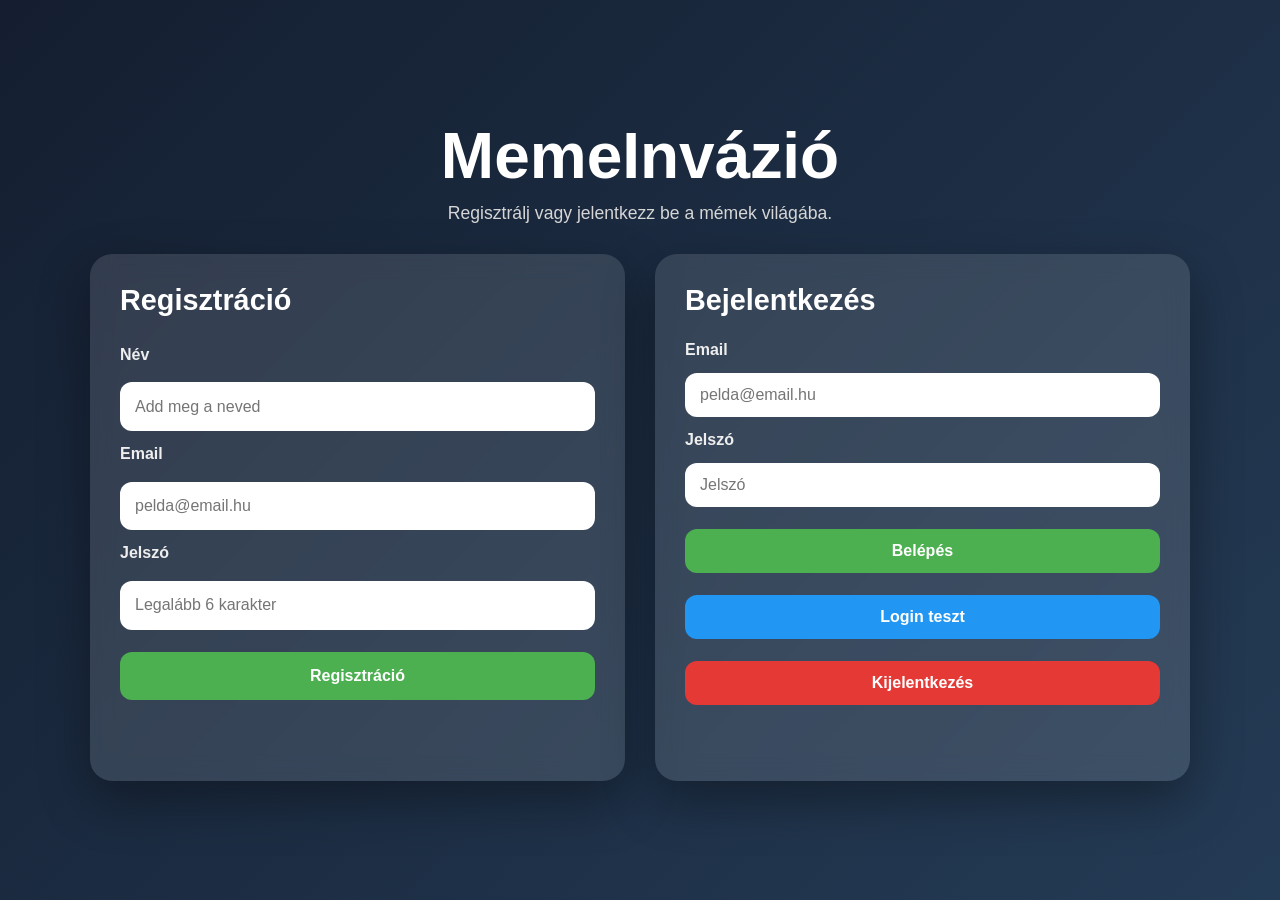
<file: 17_POST_keresek/index.html>
<!DOCTYPE html>
<html lang="hu">

<head>
    <meta charset="UTF-8">
    <meta name="viewport" content="width=device-width, initial-scale=1.0">
    <title>MemeInvázió - Belépés</title>
    <link rel="stylesheet" href="style.css">
</head>

<body>

    <main class="auth-container">
        <section class="hero">
            <h1>MemeInvázió</h1>
            <p>Regisztrálj vagy jelentkezz be a mémek világába.</p>
        </section>

        <section class="forms-grid">

            <form id="registerForm" class="card">
                <h2>Regisztráció</h2>

                <label for="regName">Név</label>
                <input type="text" id="regName" placeholder="Add meg a neved">

                <label for="regEmail">Email</label>
                <input type="email" id="regEmail" placeholder="pelda@email.hu">

                <label for="regPsw">Jelszó</label>
                <input type="password" id="regPsw" placeholder="Legalább 6 karakter">

                <button type="button" id="regBtn">Regisztráció</button>

                <div id="registerMessage" class="message"></div>
            </form>

            <form id="loginForm" class="card">
                <h2>Bejelentkezés</h2>

                <label for="loginEmail">Email</label>
                <input type="email" id="loginEmail" placeholder="pelda@email.hu">

                <label for="loginPsw">Jelszó</label>
                <input type="password" id="loginPsw" placeholder="Jelszó">

                <button type="button" id="loginBtn">Belépés</button>

                <button type="button" id="testLoginBtn" class="secondary">
                    Login teszt
                </button>

                <button type="button" id="logoutBtn" class="danger">
                    Kijelentkezés
                </button>

                <div id="loginMessage" class="message"></div>
            </form>

        </section>
    </main>

    <script src="script.js"></script>
</body>

</html>
</file>
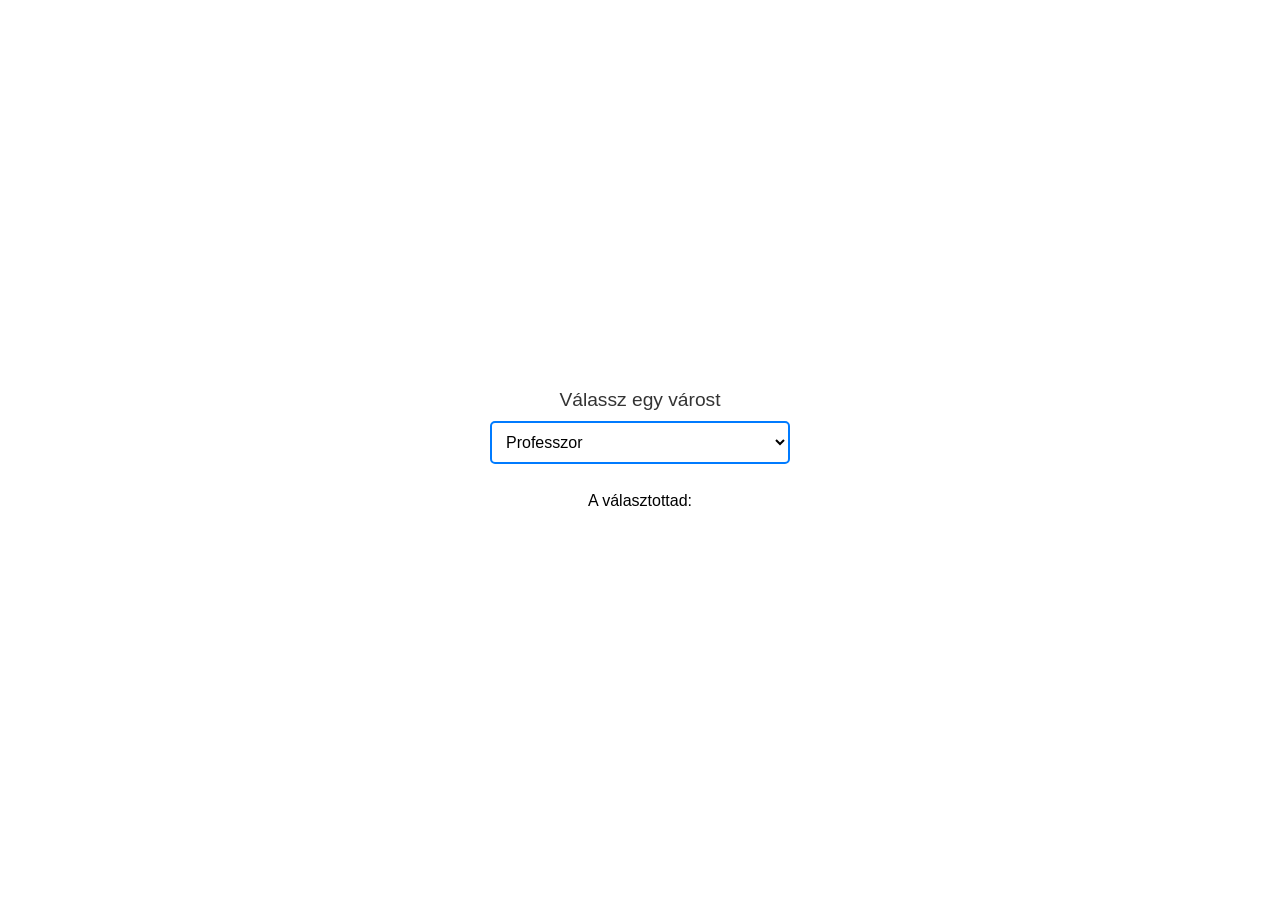
<file: 1_change_event/index.html>
<!DOCTYPE html>
<html lang="hu">

<head>
    <meta charset="UTF-8">
    <meta name="viewport" content="width=device-width, initial-scale=1.0">
    <title>Change Event</title>
    <link rel="stylesheet" href="style.css">
    <link rel="shortcut icon" href="./img/icon.svg" type="image/x-icon">
</head>

<body>
    <div class="container">
        <label for="city">Válassz egy várost</label>
        <select id="cities" name="city">
            <option value="Berlin">Berlin</option>
            <option value="Tokyo">Tokyo</option>
            <option value="Rio">Rio</option>
            <option value="Nairobi">Nairobi</option>
            <option value="Lisbon">Lisszabon</option>
            <option value="Moscow">Moszkva</option>
            <option value="Denver">Denver</option>
            <option value="Stockholm">Stockholm</option>
            <option value="Helsinki">Helsinki</option>
            <option value="Professor" selected>Professzor</option>
        </select>
    </div>

    <div id="finish">
        <p>
            A választottad:
            <span id="demo"></span>
        </p>
    
        <div id="image">
    
        </div>
    </div>

    <script src="script.js"></script>
</body>

</html>
</file>
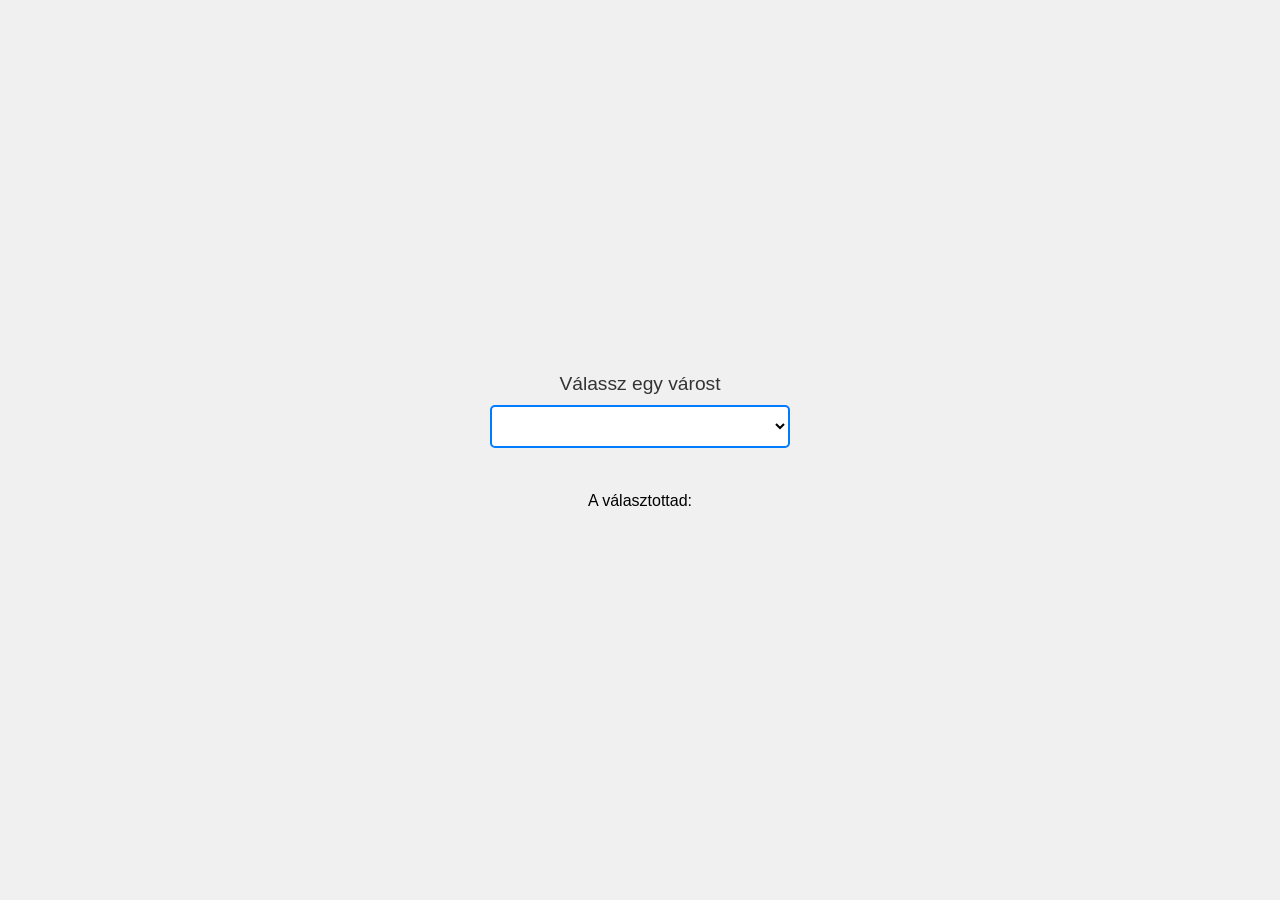
<file: 2_DOMContentLoad_event/index.html>
<!DOCTYPE html>
<html lang="hu">

<head>
    <meta charset="UTF-8">
    <meta name="viewport" content="width=device-width, initial-scale=1.0">
    <title>DOM Content Load</title>
    <link rel="stylesheet" href="style.css">
    <link rel="shortcut icon" href="./img/icon.svg" type="image/x-icon">
</head>

<body>
    <div class="container">
        <label for="city">Válassz egy várost</label>
        <select id="city" name="city">
            <!-- Az opciókat JavaScript segítségével töltjük be -->
        </select>
    </div>

    <div id="finish">
        <p>
            A választottad:
            <span id="demo"></span>
        </p>

        <div id="image">

        </div>
    </div>

    <script src="script.js"></script>
</body>

</html>
</file>
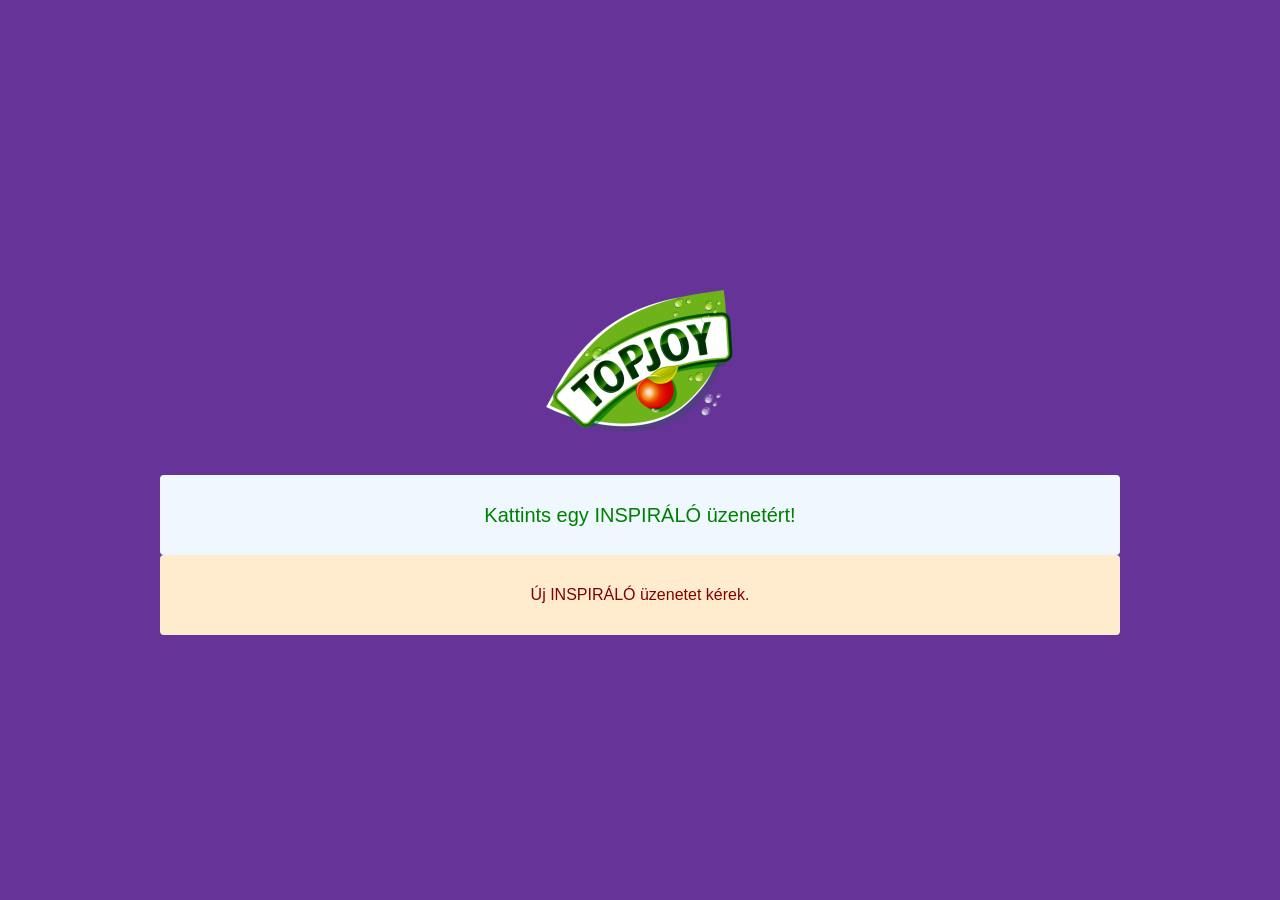
<file: 6_topjoy/index.html>
<!DOCTYPE html>
<html lang="hu">
<head>
    <meta charset="UTF-8">
    <meta name="viewport" content="width=device-width, initial-scale=1.0">
    <link rel="stylesheet" href="index.css">
    <link rel="shortcut icon" href="topjoy.ico" type="image/x-icon">
    <title>Felsőbb szórakozás</title>
</head>
<body>
    <div class="container">
        <div class="img-container">
            <img class="img-fluid" src="topjoy.png" alt="topjoy" title="Felsőbb szórakozás">
        </div>
        <div class="message-box" id="messageBox">
            Kattints egy INSPIRÁLÓ üzenetért!
        </div>

        <button class="custom-button" id="messageButoon" type="button">
            Új INSPIRÁLÓ üzenetet kérek.
        </button>
    </div>
    


    <script src="script.js"></script>
</body>
</html>
</file>
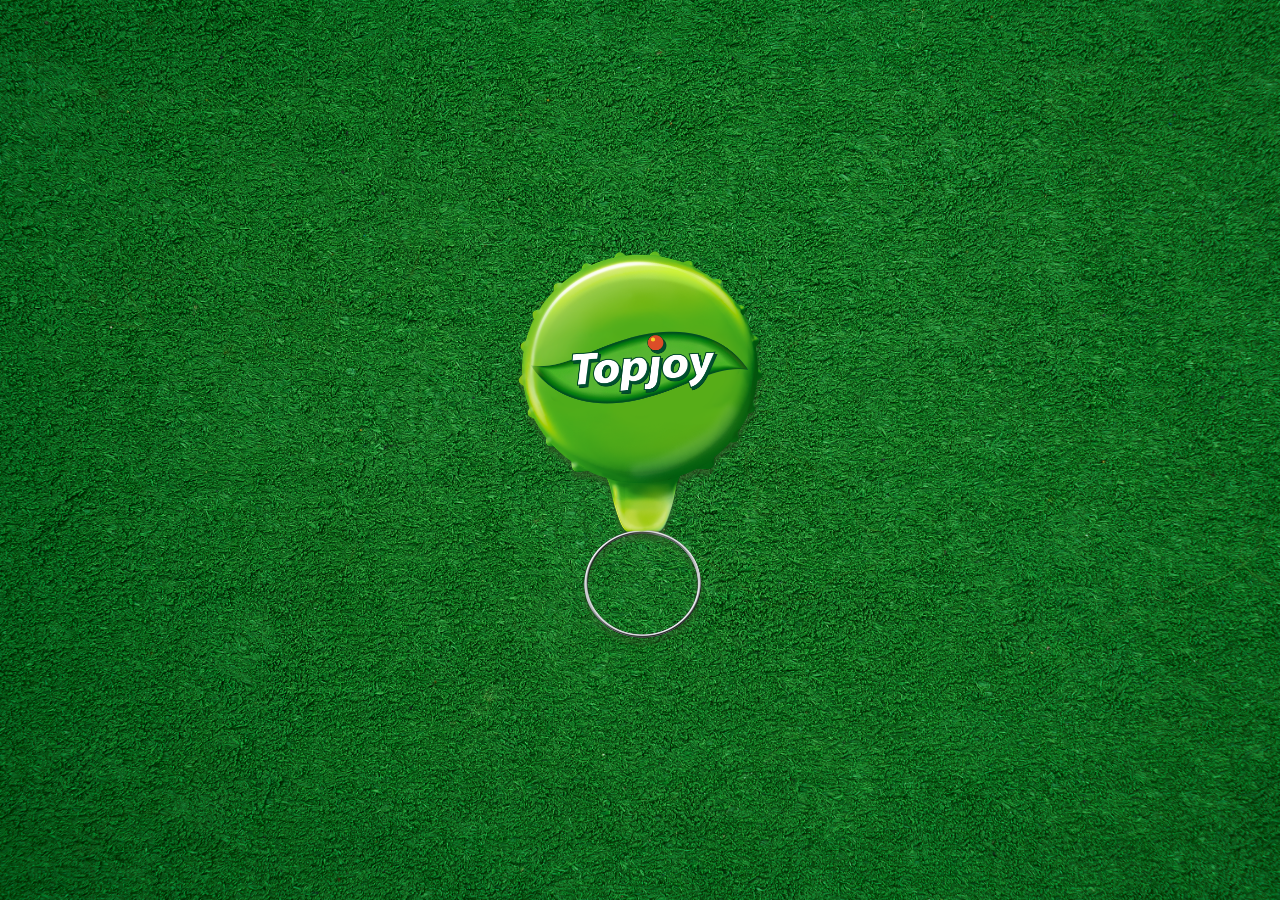
<file: 8_topjoy_kepek_forgatasaval/index.html>
<!DOCTYPE html>
<html lang="hu">
<head>
    <meta charset="UTF-8">
    <meta name="viewport" content="width=device-width, initial-scale=1.0">
    <title>Topjoy</title>
    <link rel="stylesheet" href="./style.css">
    <link rel="shortcut icon" href="./images/topjoy.ico" type="image/x-icon">
</head>
<body>
    <div class="tarolo">
        <div class="hatter-kep">
            <img src="./images/bottlecap_0.png" alt="kupak" id="kupak">
        </div>

        <div class="szoveg-tarolo">
            <div id="szoveg"></div>
        </div>
    </div>

    <script src="./script.js"></script>
</body>
</html>
</file>
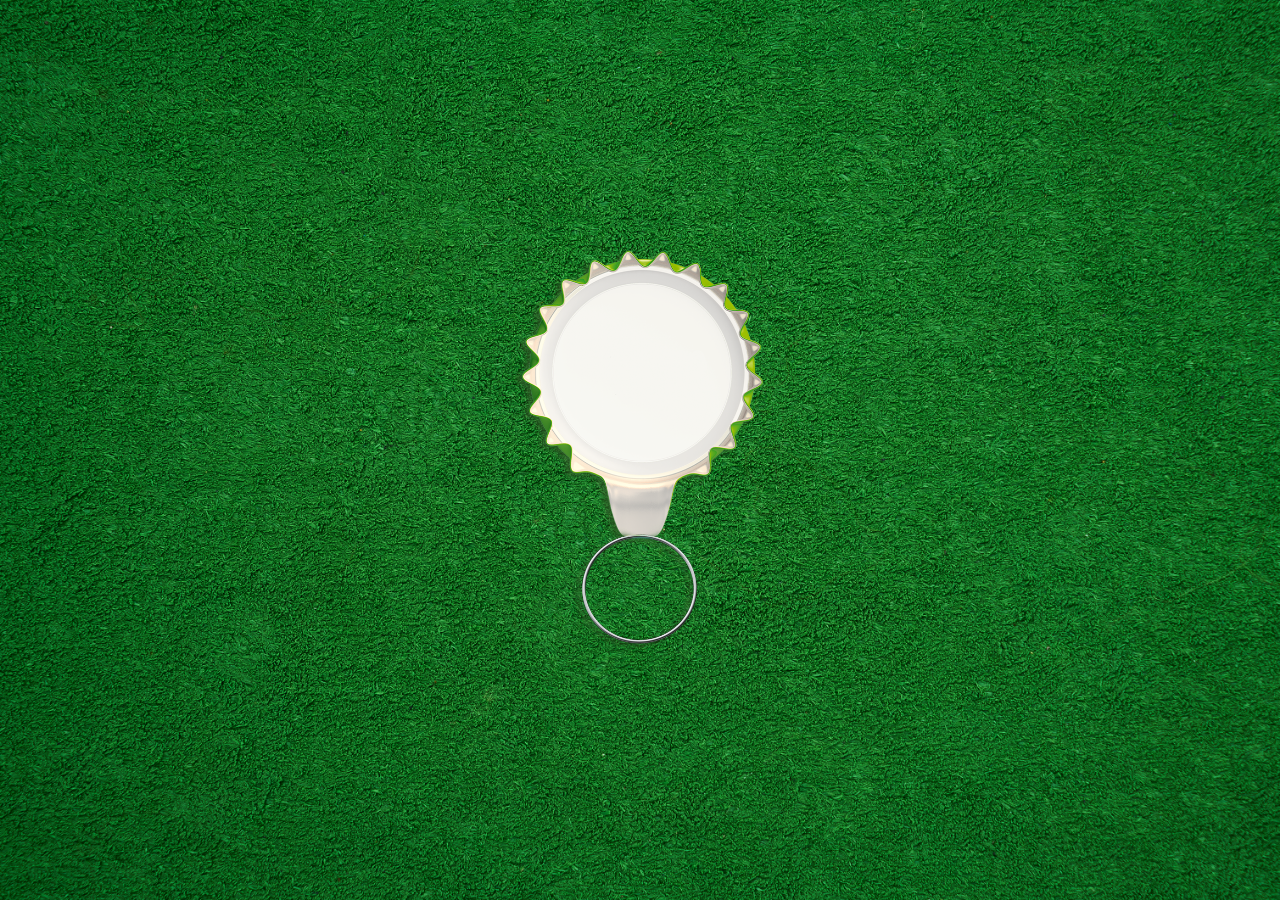
<file: 9_t/index.html>
<!DOCTYPE html>
<html lang="hu">
<head>
    <meta charset="UTF-8">
    <meta name="viewport" content="width=device-width, initial-scale=1.0">
    <title>Topjoy</title>
    <link rel="stylesheet" href="./style.css">
    <link rel="shortcut icon" href="./images/topjoy.ico" type="image/x-icon">
</head>
<body>
    <div class="tarolo">
        <div class="hatter-kep">
           <div id="kupak"></div>
        </div>

        <div class="szoveg-tarolo">
            <div id="szoveg"></div>
        </div>
    </div>

    <script src="./script.js"></script>
</body>
</html>
</file>
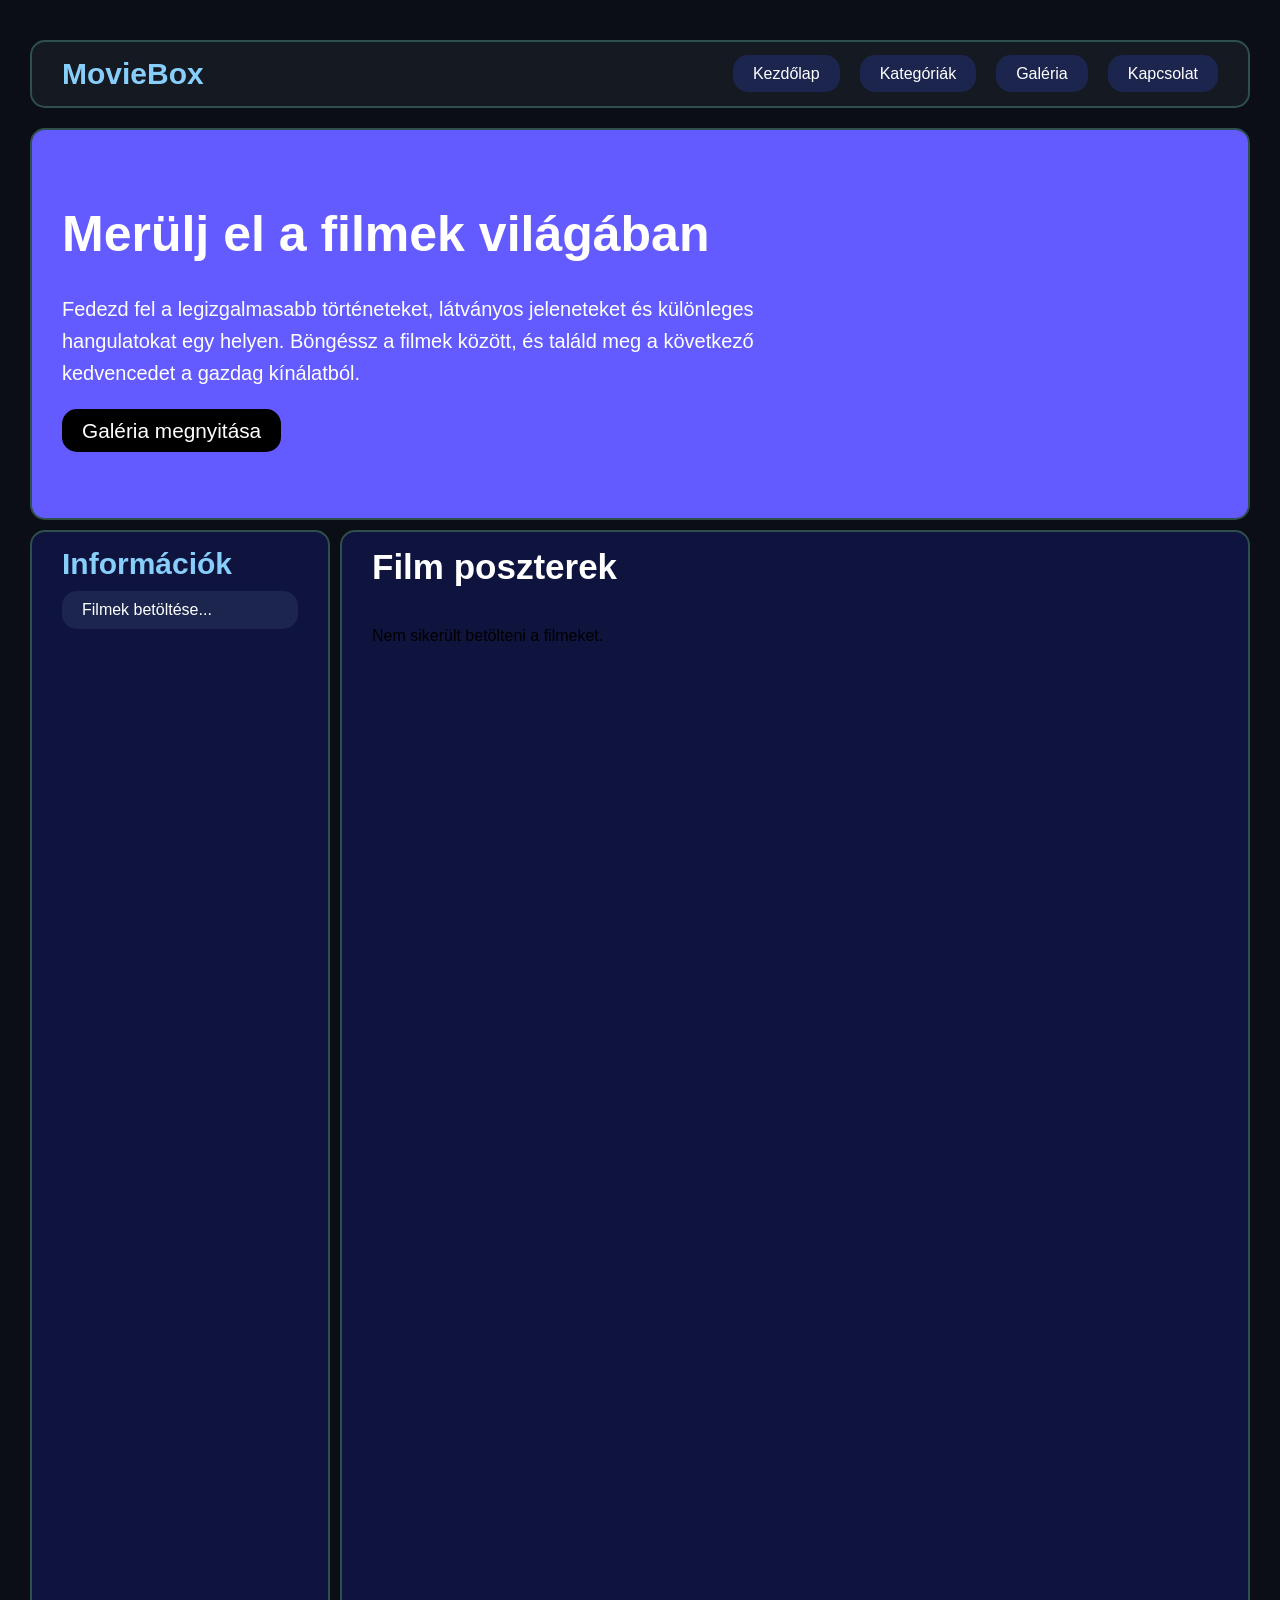
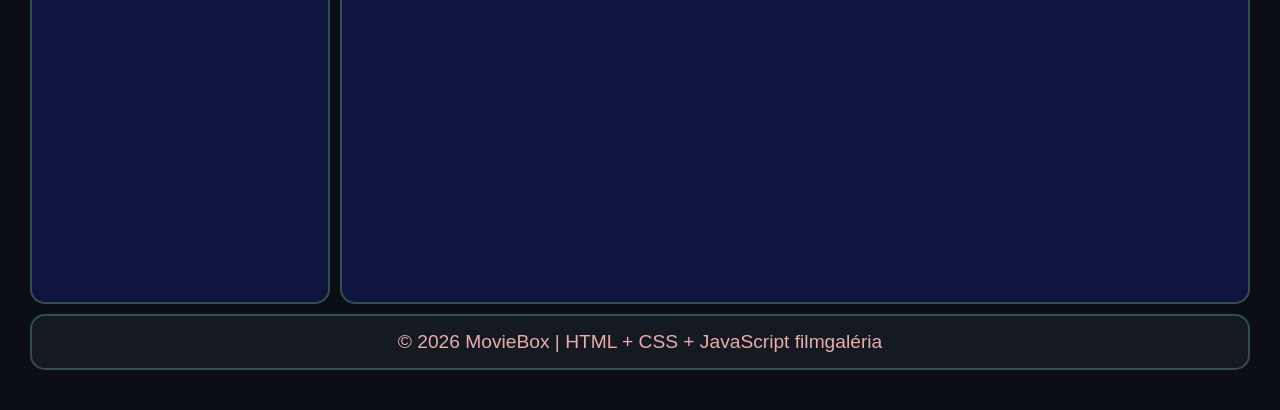
<file: filmek_feladat/index.html>
<!DOCTYPE html>
<html lang="hu">

<head>
    <meta charset="UTF-8">
    <meta name="viewport" content="width=device-width, initial-scale=1.0">
    <title>Filmgaléria</title>
    <link rel="stylesheet" href="style.css">
</head>

<body>
    <div class="page-layout">
        <nav class="menu">
            <div class="logo">MovieBox</div>
            <ul class="nav-links">
                <li><a href="#hero">Kezdőlap</a></li>
                <li><a href="#sidebar">Kategóriák</a></li>
                <li><a href="#gallery-section">Galéria</a></li>
                <li><a href="#footer">Kapcsolat</a></li>
            </ul>
        </nav>

<header class="hero" id="hero">
    <div class="hero-content">
        <h1>Merülj el a filmek világában</h1>
        <p>
            Fedezd fel a legizgalmasabb történeteket, látványos jeleneteket és különleges
            hangulatokat egy helyen. Böngéssz a filmek között, és találd meg a következő
            kedvencedet a gazdag kínálatból.
        </p>
        <a href="#gallery" class="hero-btn">Galéria megnyitása</a>
    </div>
</header>

        <main class="content-layout">
            <aside id="sidebar">
                <h2>Információk</h2>

                <ul class="side-menu" id="movie-list">
                    <li><a href="#gallery">Filmek betöltése...</a></li>
                </ul>
            </aside>

            <article id="gallery-section">
                <div class="article-head">
                    <h2>Film poszterek</h2>
                </div>

                <div id="gallery" class="bento-grid">
                    <p class="loading">Képek betöltése...</p>
                </div>
            </article>
        </main>

        <footer id="footer">
            <p>&copy; 2026 MovieBox | HTML + CSS + JavaScript filmgaléria</p>
        </footer>
    </div>

    <script src="script.js"></script>
</body>

</html>
</file>
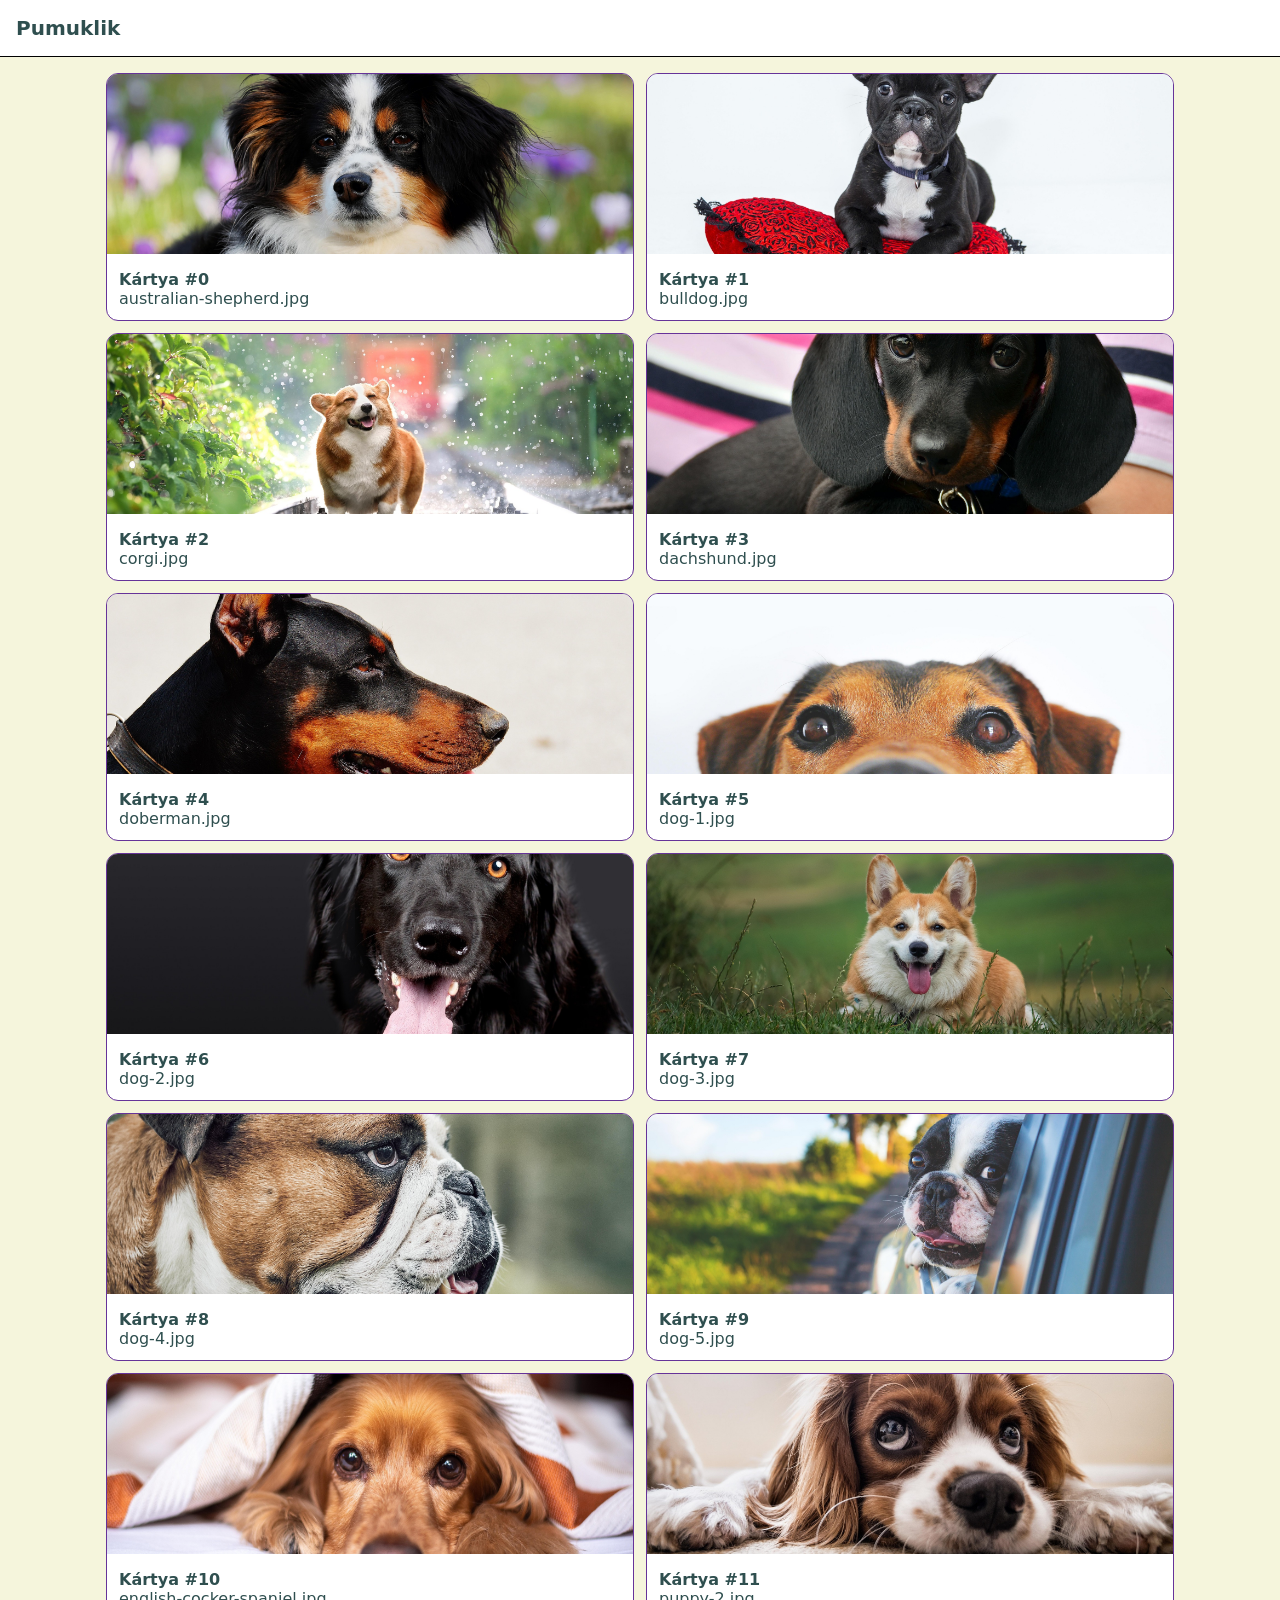
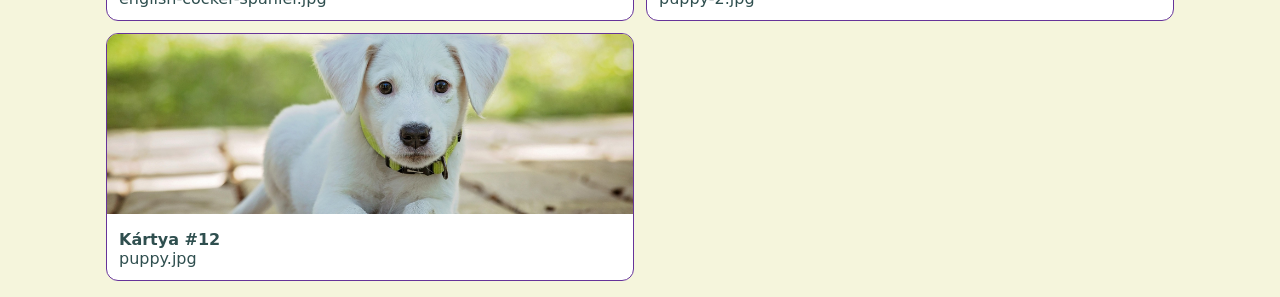
<file: 10_kutya_grid/kutya.html>
<!DOCTYPE html>
<html lang="hu">
<head>
    <meta charset="UTF-8">
    <meta name="viewport" content="width=device-width, initial-scale=1.0">
    <title>Kutya Gaming</title>
    <link rel="stylesheet" href="kutya.css">
    <link rel="shortcut icon" href="./img/favicon.png" type="image/x-icon">
</head>
<body>
    <header>
        <h1>Pumuklik</h1>
    </header>

    <main>  
        <section id="cards" class="grid">
                    
        </section>
    </main>


    <script src="kutya.js"></script>
</body>
</html>
</file>
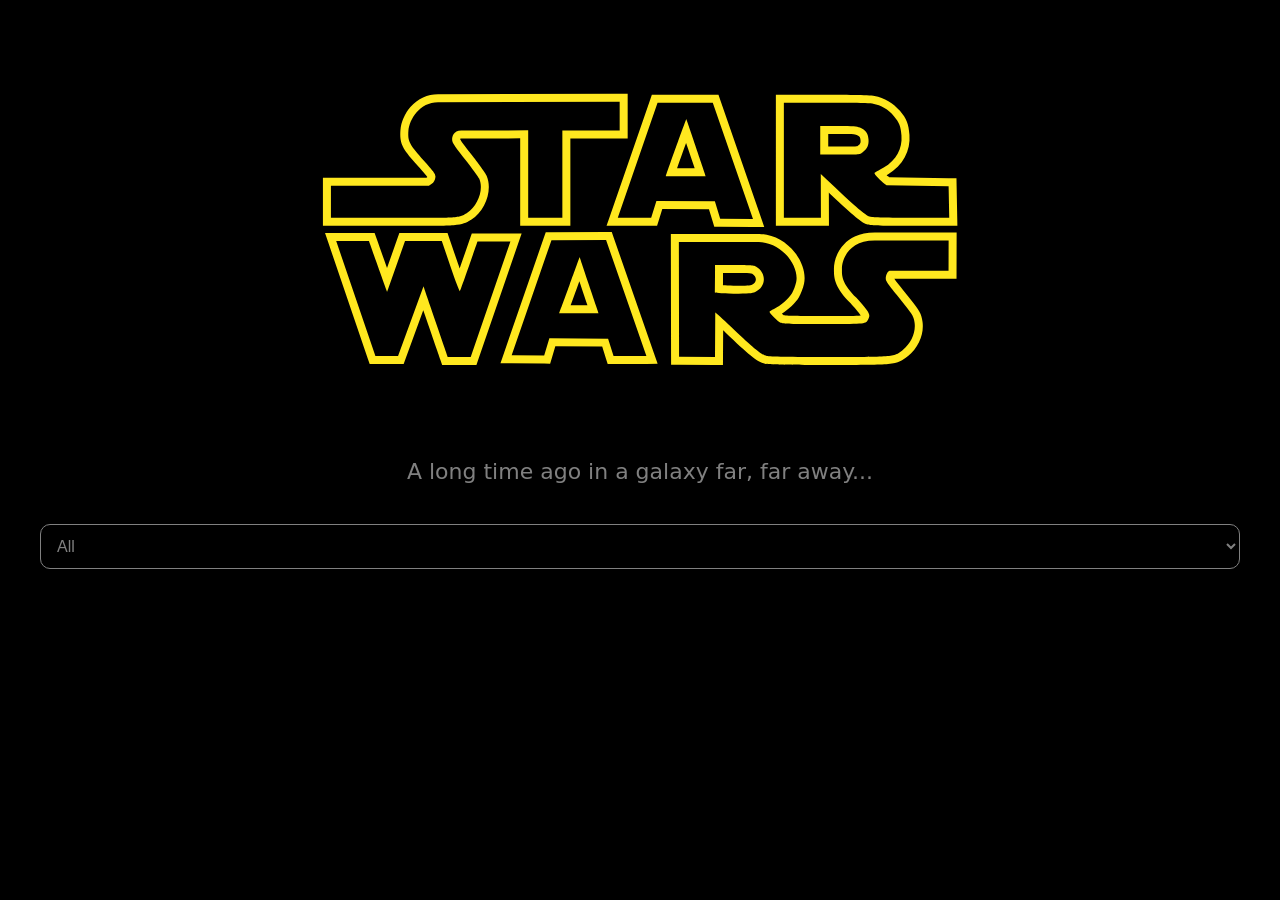
<file: 14_Star/star.html>
<!DOCTYPE html>
<html lang="hu">

<head>
    <meta charset="UTF-8">
    <meta name="viewport" content="width=device-width, initial-scale=1.0">

    <link rel="stylesheet" href="star.css">
    <link rel="shortcut icon" href="./források/star_wars.ico" type="image/x-icon">

    <title>Milyen nemű ez a specifikus Star Wars karakter?</title>
</head>

<body>

    <img id="wars" src="./források/star_wars_logo.svg" alt="Star Wars">

    <p id="sablon">A long time ago in a galaxy far, far away...</p>

    <main class="container">

        <select id="szerzok" class="select">
            <option value="">All</option>
        </select>

        <div id="tarolo"></div>

    </main>

    <script src="star.js"></script>

</body>

</html>
</file>
<file: 17_POST_keresek/style.css>
* {
    box-sizing: border-box;
    margin: 0;
    padding: 0;
}

body {
    min-height: 100vh;
    font-family: Arial, sans-serif;
    background: linear-gradient(135deg, #141e30, #243b55);
    color: #fff;
    display: grid;
    place-items: center;
    padding: 20px;
}

.auth-container {
    width: 100%;
    max-width: 1100px;
    display: grid;
    gap: 30px;
}

.hero {
    text-align: center;
}

.hero h1 {
    font-size: clamp(2.2rem, 5vw, 4rem);
    margin-bottom: 10px;
}

.hero p {
    color: #d6d6d6;
    font-size: 1.1rem;
}

.forms-grid {
    display: grid;
    grid-template-columns: repeat(2, 1fr);
    gap: 30px;
}

.card {
    background: rgba(255, 255, 255, 0.12);
    backdrop-filter: blur(12px);
    border-radius: 22px;
    padding: 30px;
    display: grid;
    gap: 14px;
    box-shadow: 0 20px 50px rgba(0, 0, 0, 0.35);
}

.card h2 {
    margin-bottom: 10px;
    font-size: 1.8rem;
}

label {
    font-weight: bold;
    color: #eeeeee;
}

input {
    width: 100%;
    padding: 13px 15px;
    border-radius: 12px;
    border: none;
    outline: none;
    font-size: 1rem;
}

input:focus {
    box-shadow: 0 0 0 3px #64b5f6;
}

button {
    margin-top: 8px;
    padding: 13px;
    border: none;
    border-radius: 12px;
    background: #4caf50;
    color: white;
    font-size: 1rem;
    font-weight: bold;
    cursor: pointer;
    transition: 0.2s;
}

button:hover {
    transform: translateY(-2px);
    opacity: 0.9;
}

.secondary {
    background: #2196f3;
}

.danger {
    background: #e53935;
}

.message {
    min-height: 24px;
    font-weight: bold;
    margin-top: 8px;
}

.success {
    color: #9cff9c;
}

.error {
    color: #ffb3b3;
}

@media (max-width: 800px) {
    .forms-grid {
        grid-template-columns: 1fr;
    }

    .card {
        padding: 24px;
    }
}
</file>
<file: 1_change_event/style.css>
* {
    margin: 0;
    padding: 0;
    box-sizing: border-box;
}

body {
    font-family: Arial, Helvetica, sans-serif;
    display: flex;
    align-items: center;
    justify-content: center;
    height: 100vh;
    flex-direction: column;
}

.container {
    margin-bottom: 20px;
    text-align: center;
    width: 75%;
}

label {
    font-size: 1.2rem;
    margin-bottom: 10px;
    display: block;
    color: #333333;
}

select {
    padding: 10px;
    font-size: 1rem;
    border-radius: 5px;
    border: 2px solid #007BFF;
    background-color: #FFFFFF;
    cursor: pointer;
    width: 100%;
    max-width: 300px;
    display: block;
    margin: 0 auto;
}

#finish {
    text-align: center;
    max-width: 800px;
    width: 100%;
    margin: 0 auto;
}

#demo {
    font-size: 1.5rem;
    color: #007BFF;
    font-weight: bold;
    margin-top: 20px;
}

#image img {
    margin-top: 20px;
    max-width: 50%;
    height: auto;
    border-radius: 10px;
}

@media (max-width: 768px) {
    select {
        max-width: 100%;
    }

    #image img {
        max-width: 80%;
    }
}

@media (max-width: 480px) {
    #demo {
        font-size: 1.2rem;
    }

    #image img {
        max-width: 90%;
    }
}
</file>
<file: 2_DOMContentLoad_event/style.css>
body {
    font-family: Arial, sans-serif;
    display: flex;
    justify-content: center;
    align-items: center;
    height: 100vh;
    background-color: #f0f0f0;
    margin: 0;
    flex-direction: column;
    /* Hogy a tartalom függőlegesen igazodjon */
}

.container {
    margin-bottom: 20px;
    text-align: center;
    width: 75%;
}

label {
    font-size: 1.2rem;
    margin-bottom: 10px;
    display: block;
    color: #333;
}

select {
    padding: 10px;
    font-size: 1rem;
    border-radius: 5px;
    border: 2px solid #007BFF;
    background-color: #fff;
    cursor: pointer;
    width: 100%;
    max-width: 300px;
    display: block;
    margin: 0 auto;
}

#finish {
    text-align: center;
    max-width: 800px;
    width: 100%;
    margin: 0 auto;
}

#demo {
    font-size: 1.5rem;
    color: #007BFF;
    font-weight: bold;
    margin-top: 20px;
}

#image img {
    margin-top: 20px;
    max-width: 50%;
    /* A kép nem tölti ki a teljes képernyőt */
    height: auto;
    border-radius: 10px;
}

/* Reszponzív stílusok */
@media (max-width: 768px) {
    select {
        max-width: 100%;
    }

    #image img {
        max-width: 80%;
        /* Mobil eszközökön kisebb legyen a kép */
    }
}

@media (max-width: 480px) {
    #demo {
        font-size: 1.2rem;
    }

    #image img {
        max-width: 90%;
    }
}
</file>
<file: 6_topjoy/index.css>
* {
    margin: 0;
    padding: 0;
    box-sizing: border-box;
}

body{
    height: 100vh;
    background-color: rebeccapurple;
    font-family: Arial, Helvetica, sans-serif;
    display: flex;
    justify-content: center;
    align-items: center;
    
}

.container{

    width: 75%;
    display: flex;
    justify-content: center;
    align-items: center;
    flex-direction: column;

}

.img-container{
margin-bottom: 1rem;
}

.img-fluid{
    max-width: 100%;
    height: auto;
}

.message-box{
   background-color: aliceblue;
   color: green;
   width: 100%;
   height: 5rem;
   text-align: center;
   line-height: 5rem;
   font-size: 1.25rem;
   border-radius: 0.25rem;
}

.custom-button{
    background-color: blanchedalmond;
    color: maroon;
    width: 100%;
   height: 5rem;
   text-align: center;
   line-height: 5rem;
   font-size: 1rem;
   border-radius: 0.25rem;
   cursor: pointer;
   border: none;
}

.custom-button:hover{
    background-color: deeppink;
    filter: invert();
}
</file>
<file: 8_topjoy_kepek_forgatasaval/style.css>
* {
    margin: 0;
    padding: 0;
    box-sizing: border-box;
}

body {
    display: flex;
    height: 100vh;
    justify-content: center;
    align-items: center;
    user-select: none;
    background-color: #198754;
    background-image: url('./images/background.png');
    background-size: cover;
}

.tarolo {
    height: 400px;
    width: 250px;
    position: relative;
}

.hatter-kep {
    position: absolute;
}

#kupak {
    height: 400px;
    width: 250px;
}

.szoveg-tarolo {
    position: absolute;
    height: 250px;
    width: 250px;
    display: flex;
    justify-content: center;
    padding: 3rem;
}

#szoveg {
    text-align: center;
    overflow-wrap: break-word;
    font-weight: bold;
    font-size: 1.25rem;
    padding: 0.5rem;
}
</file>
<file: 9_t/style.css>
*{
    padding: 0;
    margin: 0;
    box-sizing: border-box;
}

body{
    display: flex;
    justify-content: center;
    align-items:center;
    height: 100vh;
    background-color: darkslategrey;
    background-image: url(images/background.png);
    background-size: cover;
    background-repeat: no-repeat; 
    z-index: 0;   
}

.tarolo {
    height: 400px;
    width: 250px;
    position: relative;
    cursor: pointer;
    
}

.tarolo.nyit #kupak{
    animation-name: nyitas;
}

.tarolo.zar #kupak {
    animation-name: zaras;
}

.hatter-kep{
    position: absolute;
    z-index: 0;
}

#kupak{
    height: 400px;
    width: 250px;
    font-weight: 250px;
    background-image: url(images/bottlecap_10.png);
    background-size: cover;
    background-repeat: no-repeat;
    animation-duration: 0.1s;
    animation-fill-mode: forwards;
    


}

.szoveg-tarolo {
    position: absolute;
    height:250px;
    width: 250px;
    display: flex;
    justify-content: center;
    align-items: center;
    padding: 3rem;
    z-index: 1;
    pos
}

#szoveg{
    text-align: center;
    overflow-wrap: break-word;
    font-size: 1.25rem;
    font-weight: bold;
    padding: 0.5rem;
}

@keyframes nyitas {
    0% {
        background-image: url(./images/bottlecap_0.png);
    }
    10% {
        background-image: url(./images/bottlecap_1.png);
    }
    20% {
        background-image: url(./images/bottlecap_2.png);
    }
    30% {
        background-image: url(./images/bottlecap_3.png);
    }
    40% {
        background-image: url(./images/bottlecap_4.png);
    }
    50% {
        background-image: url(./images/bottlecap_5.png);
    }
    60% {
        background-image: url(./images/bottlecap_6.png);
    }
    70% {
        background-image: url(./images/bottlecap_7.png);
    }
    80% {
        background-image: url(./images/bottlecap_8.png);
    }
    90% {
        background-image: url(./images/bottlecap_9.png);
    }
    100% {
        background-image: url(./images/bottlecap_10.png);
    }
}

@keyframes zaras {
    100% {
        background-image: url(./images/bottlecap_0.png);
    }
    90% {
        background-image: url(./images/bottlecap_1.png);
    }
    80% {
        background-image: url(./images/bottlecap_2.png);
    }
    70% {
        background-image: url(./images/bottlecap_3.png);
    }
    60% {
        background-image: url(./images/bottlecap_4.png);
    }
    50% {
        background-image: url(./images/bottlecap_5.png);
    }
    40% {
        background-image: url(./images/bottlecap_6.png);
    }
    30% {
        background-image: url(./images/bottlecap_7.png);
    }
    20% {
        background-image: url(./images/bottlecap_8.png);
    }
    10% {
        background-image: url(./images/bottlecap_9.png);
    }
    0% {
        background-image: url(./images/bottlecap_10.png);
    }
}
</file>
<file: filmek_feladat/style.css>
* {
    box-sizing: border-box;
    padding: 0;
    margin: 0;
}

html {
    scroll-behavior: smooth;
    font-size: 16px;
    font-family: 'Gill Sans', 'Gill Sans MT', Calibri, 'Trebuchet MS', sans-serif;
}

body {
    background-color: #0b0e14;
    margin: 30px;
}

.page-layout {
    display: grid;
    grid-template-areas:
        "menu"
        "hero"
        "content"
        "foot";
}


.content-layout {
    grid-area: content;
    display: grid;
    grid-template-columns: 300px 1fr;
    gap: 10px;
}


#sidebar {
    grid-area: auto;
    background-color: #0e143d;
    padding: 15px 30px;
    border: 2px solid darkslategrey;
    border-radius: 15px;


}

#sidebar ul {
    list-style: none;
}

#sidebar h2 {
    font-size: 30px;
    color: lightskyblue;
    font-weight: bold;
}

#sidebar a {
    margin-top: 10px;
    display:  block;
    text-decoration: none;
    color: white;
    background-color: rgb(28, 37, 78);
    padding: 10px 20px;
    border-radius: 15px;


}

#gallery-section {
    grid-area: auto;
    background-color: #0e143d;
    border: 2px solid darkslategrey;
    border-radius: 15px;
    padding: 15px 30px;
}

#gallery-section h2 {
    font-size: 35px;
    color: white;
    font-weight: bold;
    margin-bottom: 40px;
}

#gallery {
    display: grid;
    grid-template-rows: repeat(4, 300px);
    grid-template-areas:
        "a a b b"
        "a a b b"
        "c c d d"
        "e f g h";
    gap: 20px;
}

.movie-item {
    position: relative;
    border: 2px solid darkslategray;
    border-radius: 30px;
    overflow: hidden;
    position: relative;
}

.movie-item img {

    width: 100%;
    height: 100%;
    object-fit: cover;        
    
}

.movie-title {
    position: absolute;
    bottom: 60px;
    left: 20px;
    color: white;
    font-size: 2rem;
}

.tags-container {
    position: absolute;
    bottom: 20px;
    left: 20px;
    display: flex;
    gap: 10px;
}

.tag {
    background-color: #007bff;
    color: white;
    padding: 4px 10px;
    border-radius: 12px;
    font-size: 1.2rem;
}



.menu {
    grid-area: menu;
    display: flex;
    align-items: center;
    justify-content: space-between;
    background-color: #151921;
    border: 2px solid darkslategrey;
    border-radius: 15px;
    margin: 10px 0px;
    padding: 15px 30px;

}

.menu .logo {
    font-size: 30px;
    color: lightskyblue;
    font-weight: bold;
}

.nav-links {
    display: flex;
    list-style: none;
    gap: 20px;


}

.nav-links a {
    text-decoration: none;
    color: white;
    background-color: rgb(28, 37, 78);
    padding: 10px 20px;
    border-radius: 15px;
}

.hero-content {
    grid-area: hero;
    background-color: #635bff;
    border: 2px solid darkslategrey;
    border-radius: 15px;
    margin: 10px 0px;
    padding: 75px 30px;
}

.hero-content h1 {
    color: white;
    font-size: 50px;
    margin-bottom: 30px;
}

.hero-content p {
    color: white;
    font-weight: lighter;
    font-size: 20px;
    margin-bottom: 30px;
    line-height: 2rem;
    word-wrap: break-word;
    width: 800px;
}

.hero-content a {
    font-size: 1.3rem;
    text-decoration: none;
    color: white;
    background-color: black;
    padding: 10px 20px;
    border-radius: 15px;
}


#footer {
    grid-area: foot;
    display: flex;
    align-items: center;
    justify-content: center;
    background-color: #151921;
    border: 2px solid darkslategrey;
    border-radius: 15px;
    margin: 10px 0px;
    padding: 15px 30px;
}

#footer p {
    font-size: 1.2rem;
    color: rgb(235, 172, 172);
}


@media (max-width:900px) {

    
    body {
        margin: 10px;
    }

    .hero-content p {
    
    word-wrap: break-word;
    width: 100%;
}

    .content-layout{
        grid-template-columns: 1fr;
    }

    #gallery {
    grid-template-columns: repeat(2, 1fr); 
    grid-template-rows: repeat(6, 200px);
        grid-template-areas: 
            "a b"
            "a b"
            "c c"
            "d d"
            "e f"
            "g h";
        gap: 15px;
    }


}

@media (max-width:700px) {

    
    body {
        margin: 5px;
    }

    .hero-content p {
    
    word-wrap: break-word;
    width: 100%;
}

    .content-layout{
        grid-template-columns: 1fr;
    }

    #gallery {
    grid-template-columns: repeat(1, 1fr); 
    grid-template-rows: repeat(8, 300px);
        grid-template-areas: 
           "a"
           "b"
           "c"
           "d"
           "e"
           "f"
           "g"
           "h";
        gap: 10px;
    }


}
</file>
<file: 10_kutya_grid/kutya.css>
*{
    padding: 0;
    margin: 0;
    box-sizing: border-box;
}

html{
    font-size: 16px;
}

body{
    font-family: system-ui, -apple-system, BlinkMacSystemFont, 'Segoe UI', Roboto, Oxygen, Ubuntu, Cantarell, 'Open Sans', 'Helvetica Neue', sans-serif;
    background: beige;
    color: darkslategray;

}

header{
    padding: 1rem;
    background: white;
    border-bottom: solid black 1px;
}

header h1 {
    font-size: 1.25rem;
}

main{
    max-width: 68.75rem;
    margin: 0 auto;
    padding: 1rem;
}

.grid{
    display: grid;
    gap: 0.75rem;
    grid-template-columns: 1fr;
}

@media (min-width: 700px){
    .grid{
    grid-template-columns: repeat(2, 1fr);
    }
}

@media (min-width: 1000px){
    .grid{
    grid-template-columns: repeat(2, 3fr);
    }
}

.card{
    background: white;
    border:  solid 1px rebeccapurple;
    border-radius: 0.75rem;
    overflow: hidden;
    cursor: pointer;
    transition: transform 20ms ease, filter 2000ms ease;
}

.card img {
width: 100%;
height: 180px;
object-fit: cover;
}

.card .content {
    padding: 0.75rem;

}

.card h3{
    font-size: 1rem;
}



.grid:hover .card:not(:hover){
    filter: blur(10px);
}

.grid .card:hover{
    filter: invert(100%);

}
</file>
<file: 14_Star/star.css>
* {
    box-sizing: border-box;
    margin: 0;
    padding: 0;
}

:root {
    --text: grey;
}

body {
    background: black;
    color: var(--text);
    font-family: system-ui, -apple-system, BlinkMacSystemFont, 'Segoe UI', Roboto;
}

.container {
    width: min(1200px, calc(100% - 40px));
    margin: 40px auto;
}

#wars {
    display: block;
    margin: auto;
    margin-top: 20px;
}

#sablon {
    text-align: center;
    font-size: 22px;
    margin: 20px 0;
    color: grey;
}

.select {
    width: 100%;
    padding: 0.75rem;
    border: 1px solid grey;
    border-radius: 10px;
    background: black;
    color: grey;
    font-size: 1rem;
    margin-bottom: 25px;
}

#tarolo{
    display: grid;
    grid-template-columns: repeat(6, 1fr);
    gap: 20px;
}


.card {

    background: black;
    border-radius: 6px;
    overflow: hidden;
    text-align: center;
}

.card-inner {
    
    padding: 10px;
    border: 3px solid grey;
    border-radius: 8px;
    background: black;
    cursor: pointer;
    transition: transform .3s ease;
}

.card-inner:hover {
    transform: scale(0.98);
}

.img {
    width: 100%;
    height: auto;
    object-fit: fill;
    border-radius: 6px;
}

.author {
    margin-top: 8px;
    background: #ffc400;
    color: black;
    font-weight: bold;
    padding: 5px;
    font-size: 14px;
    border-radius: 4px;
}
</file>
